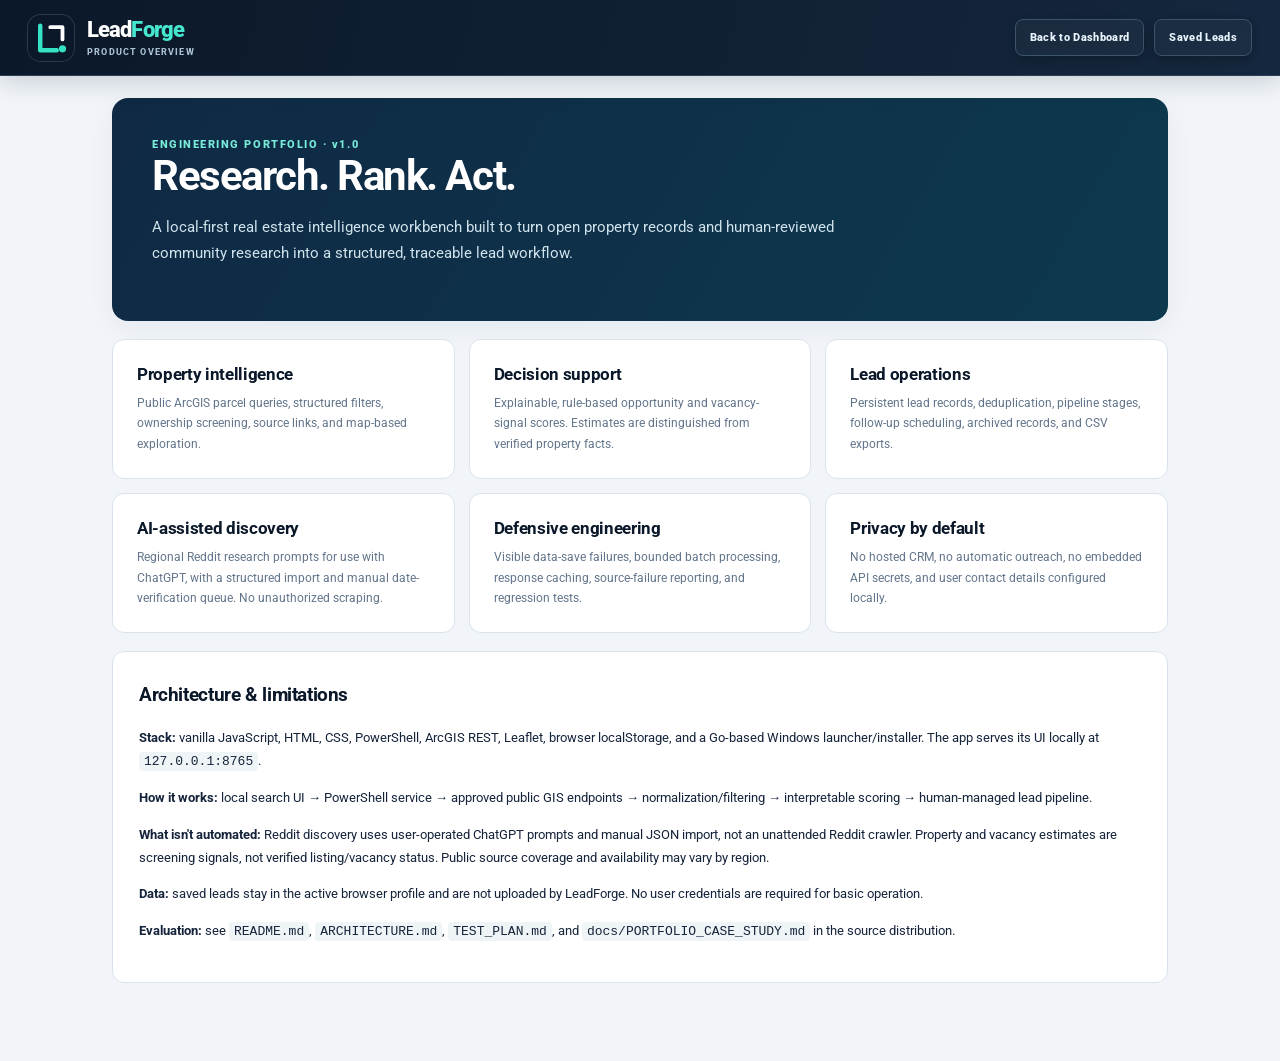
<file: about.html>
<!DOCTYPE html>
<html lang="en"><head><meta charset="UTF-8"/><meta name="viewport" content="width=device-width, initial-scale=1"/><title>LeadForge | Product Overview</title><meta name="description" content="LeadForge architecture, capabilities, and engineering decisions."/><link rel="icon" href="LeadForge.ico"/><link href="https://fonts.googleapis.com/css2?family=Roboto:wght@400;500;700;900&display=swap" rel="stylesheet"/><link rel="stylesheet" href="styles.css"/></head>
<body>
<header class="topbar"><div class="brand-wrap"><img src="leadforge-mark.svg" class="brand-icon" alt="LeadForge icon"/><div><div class="brand">Lead<span class="brand-emphasis">Forge</span></div><div class="tagline">PRODUCT OVERVIEW</div></div></div><div class="header-actions"><a href="index.html" class="btn btn-nav-outline">Back to Dashboard</a><a href="saved.html" class="btn btn-nav-outline">Saved Leads</a></div></header>
<main class="product-overview">
<section class="about-heading"><div class="about-label">ENGINEERING PORTFOLIO · v1.0</div><h1>Research. Rank. Act.</h1><p>A local-first real estate intelligence workbench built to turn open property records and human-reviewed community research into a structured, traceable lead workflow.</p></section>
<section class="about-grid" aria-label="Product capabilities">
<article class="about-card"><h2>Property intelligence</h2><p>Public ArcGIS parcel queries, structured filters, ownership screening, source links, and map-based exploration.</p></article>
<article class="about-card"><h2>Decision support</h2><p>Explainable, rule-based opportunity and vacancy-signal scores. Estimates are distinguished from verified property facts.</p></article>
<article class="about-card"><h2>Lead operations</h2><p>Persistent lead records, deduplication, pipeline stages, follow-up scheduling, archived records, and CSV exports.</p></article>
<article class="about-card"><h2>AI-assisted discovery</h2><p>Regional Reddit research prompts for use with ChatGPT, with a structured import and manual date-verification queue. No unauthorized scraping.</p></article>
<article class="about-card"><h2>Defensive engineering</h2><p>Visible data-save failures, bounded batch processing, response caching, source-failure reporting, and regression tests.</p></article>
<article class="about-card"><h2>Privacy by default</h2><p>No hosted CRM, no automatic outreach, no embedded API secrets, and user contact details configured locally.</p></article>
</section>
<section class="about-detail"><h2>Architecture &amp; limitations</h2><p><strong>Stack:</strong> vanilla JavaScript, HTML, CSS, PowerShell, ArcGIS REST, Leaflet, browser localStorage, and a Go-based Windows launcher/installer. The app serves its UI locally at <code>127.0.0.1:8765</code>.</p><p><strong>How it works:</strong> local search UI → PowerShell service → approved public GIS endpoints → normalization/filtering → interpretable scoring → human-managed lead pipeline.</p><p><strong>What isn't automated:</strong> Reddit discovery uses user-operated ChatGPT prompts and manual JSON import, not an unattended Reddit crawler. Property and vacancy estimates are screening signals, not verified listing/vacancy status. Public source coverage and availability may vary by region.</p><p><strong>Data:</strong> saved leads stay in the active browser profile and are not uploaded by LeadForge. No user credentials are required for basic operation.</p><p><strong>Evaluation:</strong> see <code>README.md</code>, <code>ARCHITECTURE.md</code>, <code>TEST_PLAN.md</code>, and <code>docs/PORTFOLIO_CASE_STUDY.md</code> in the source distribution.</p></section>
</main>
</body></html>
</file>
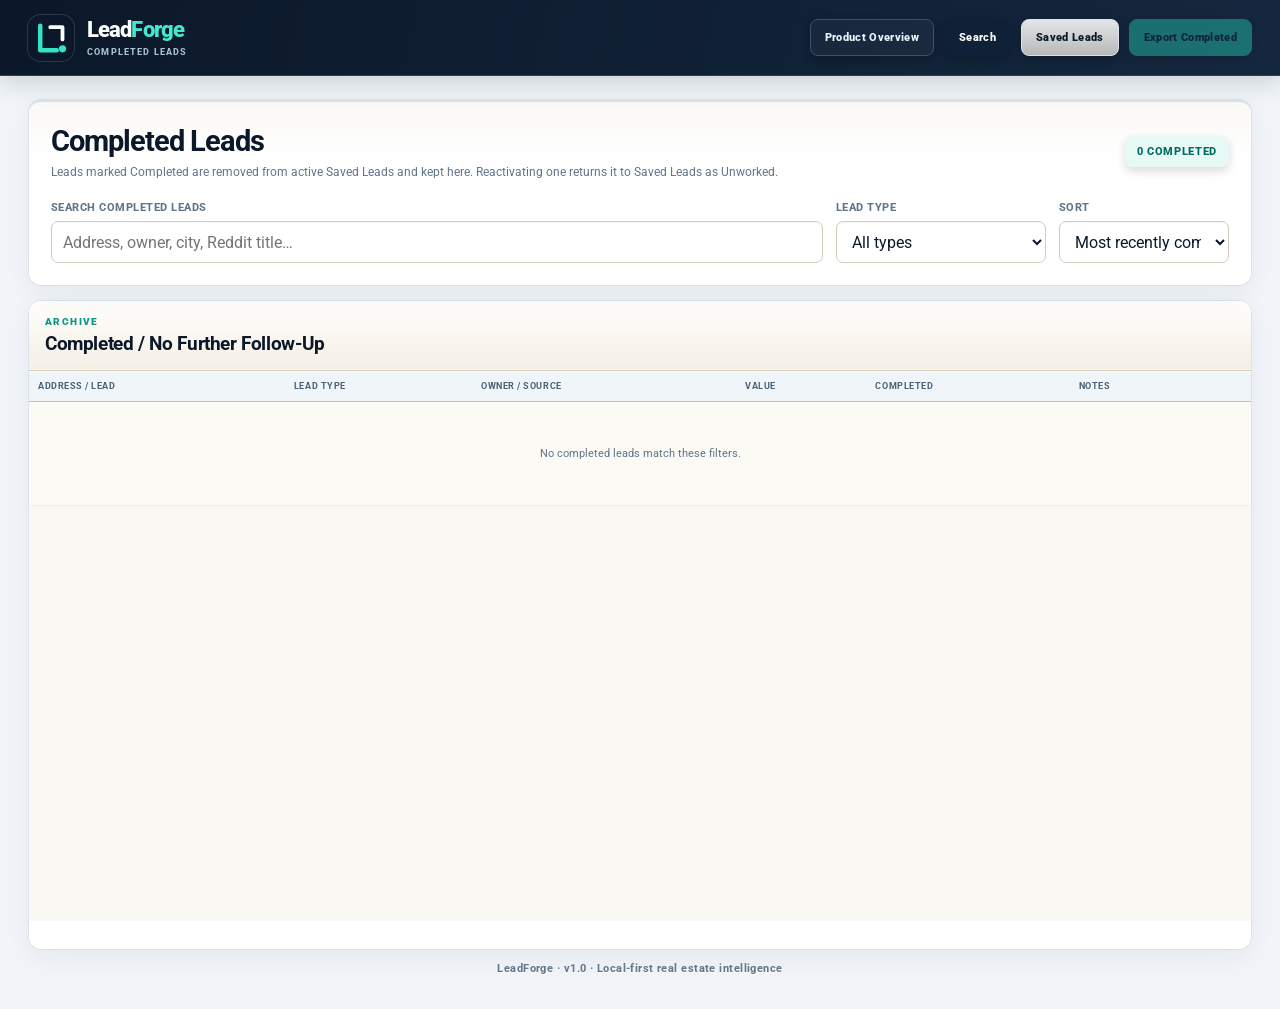
<file: completed.html>
<!DOCTYPE html>
<html lang="en">
<head>
  <meta charset="UTF-8" />
  <meta name="viewport" content="width=device-width, initial-scale=1.0" />
  <title>LeadForge | Completed Leads</title>
  <meta name="description" content="Completed and archived leads in LeadForge." />
  <link rel="preconnect" href="https://fonts.googleapis.com" />
  <link rel="preconnect" href="https://fonts.gstatic.com" crossorigin />
  <link href="https://fonts.googleapis.com/css2?family=Roboto:wght@100..900&display=swap" rel="stylesheet" />
  <link rel="icon" type="image/x-icon" href="LeadForge.ico" />
  <link rel="stylesheet" href="styles.css" />
</head>
<body>
  <header class="topbar">
    <div class="brand-wrap">
      <img src="leadforge-mark.svg" class="brand-icon" alt="LeadForge icon" />
      <div><div class="brand">Lead<span class="brand-emphasis">Forge</span></div><div class="tagline">COMPLETED LEADS</div></div>
    </div>
    <div class="header-actions">
      <a class="btn btn-nav-outline" href="about.html">Product Overview</a>
      <a class="btn btn-dark" href="index.html">Search</a>
      <a class="btn btn-outline" href="saved.html">Saved Leads</a>
      <button id="completedExportBtn" class="btn btn-gold" type="button">Export Completed</button>
    </div>
  </header>

  <main class="app-shell saved-page-shell">
    <section class="search-panel card saved-leads-header">
      <div class="section-heading">
        <div><h1>Completed Leads</h1><p class="saved-page-subtitle">Leads marked Completed are removed from active Saved Leads and kept here. Reactivating one returns it to Saved Leads as Unworked.</p></div>
        <div class="coverage-pill"><span id="completedLeadCount">0</span> COMPLETED</div>
      </div>
      <div class="saved-filter-grid">
        <label><span>Search completed leads</span><input id="completedSearchInput" type="text" placeholder="Address, owner, city, Reddit title…" autocomplete="off" /></label>
        <label><span>Lead type</span><select id="completedTypeFilter"><option value="">All types</option><option>Vacant Lot</option><option>Commercial Property</option><option>Vacant Commercial Building Candidate</option><option>Vacant Commercial Candidate</option><option>Property Search</option><option>Long-Term Owner</option><option>DFW Relocation Post</option><option>BiggerPockets Investor Post</option><option>Facebook Lead</option><option>TheLayoff Community Lead</option><option>Fishbowl Community Lead</option></select></label>
        <label><span>Sort</span><select id="completedSortBy"><option value="newest">Most recently completed</option><option value="address">Address / Title</option><option value="value-desc">Value: High to Low</option></select></label>
      </div>
    </section>

    <section class="results-card card saved-results-card">
      <div class="panel-header"><div><p class="eyebrow">ARCHIVE</p><h2>Completed / No Further Follow-Up</h2></div></div>
      <div class="table-wrap saved-table-wrap">
        <table>
          <thead><tr><th>Address / Lead</th><th>Lead Type</th><th>Owner / Source</th><th>Value</th><th>Completed</th><th>Notes</th><th></th></tr></thead>
          <tbody id="completedResultsBody"><tr class="empty-row"><td colspan="7">No completed leads yet.</td></tr></tbody>
        </table>
      </div>
    </section>
    <footer class="app-footer">LeadForge · v1.0 · Local-first real estate intelligence</footer>
  </main>

  <script src="storage-utils.js"></script>
  <script src="completed.js"></script>
</body>
</html>
</file>
<file: styles.css>
:root {
  --gold: #BEAF87;
  --gold-deep: #A59672;
  --black: #121212;
  --ink: #242424;
  --cream: #F5F1E8;
  --paper: #FBFAF6;
  --white: #FFFFFF;
  --line: #DDD7C8;
  --muted: #716D63;
  --green: #376B52;
  --rust: #8F4C38;
  --amber: #9A6C22;
  --shadow: 0 10px 28px rgba(18,18,18,.08);
}

* { box-sizing: border-box; }
html, body { margin: 0; min-height: 100%; font-family: Roboto, Arial, sans-serif; background: var(--cream); color: var(--ink); }
body { min-width: 1050px; }
button, input, select, textarea { font: inherit; }
button { cursor: pointer; }

.topbar {
  height: 78px; padding: 0 28px; display: flex; align-items: center; justify-content: space-between;
  background: var(--black); color: var(--white); border-bottom: 3px solid var(--gold); position: sticky; top: 0; z-index: 1000;
}
.brand-wrap { display: flex; align-items: center; gap: 13px; }
.brand-mark { width: 44px; height: 44px; border: 2px solid var(--gold); color: var(--gold); display: grid; place-items: center; font-weight: 900; font-size: 22px; letter-spacing: -.04em; }
.brand { font-weight: 900; letter-spacing: .16em; font-size: 17px; }
.tagline { margin-top: 3px; color: var(--gold); letter-spacing: .12em; font-size: 9px; font-weight: 800; }
.header-actions { display: flex; gap: 10px; }

.app-shell { padding: 24px 28px 34px; max-width: 1900px; margin: 0 auto; }
.card { background: var(--paper); border: 1px solid rgba(165,150,114,.35); box-shadow: var(--shadow); }
.search-panel { padding: 24px; }
.section-heading, .panel-header { display: flex; align-items: center; justify-content: space-between; gap: 16px; }
.eyebrow { margin: 0 0 5px; color: var(--gold-deep); font-size: 10px; letter-spacing: .14em; font-weight: 900; }
h1, h2, h3 { margin: 0; color: var(--black); }
h1 { font-size: 29px; letter-spacing: -.035em; }
h2 { font-size: 19px; letter-spacing: -.02em; }
h3 { font-size: 14px; text-transform: uppercase; letter-spacing: .08em; }
.coverage-pill { background: var(--black); color: var(--gold); padding: 9px 12px; font-size: 11px; font-weight: 800; letter-spacing: .06em; }

.search-grid { display: grid; grid-template-columns: 160px 1.5fr 220px 150px 150px 200px; gap: 13px; margin-top: 22px; }
label > span { display: block; margin-bottom: 7px; color: var(--muted); font-weight: 750; font-size: 11px; text-transform: uppercase; letter-spacing: .045em; }
input, select, textarea { width: 100%; color: var(--black); background: var(--white); border: 1px solid var(--line); border-radius: 0; outline: none; }
input, select { height: 42px; padding: 0 11px; }
textarea { padding: 10px 11px; resize: vertical; }
input:focus, select:focus, textarea:focus { border-color: var(--gold-deep); box-shadow: 0 0 0 2px rgba(190,175,135,.2); }
.filter-row { display: grid; grid-template-columns: 1fr 1fr; gap: 11px 28px; margin: 18px 0 0; padding: 14px 0 0; border-top: 1px solid var(--line); }
.checkline { display: flex; gap: 9px; align-items: flex-start; font-size: 12px; color: var(--muted); }
.checkline input { width: 16px; height: 16px; min-width: 16px; margin-top: 1px; accent-color: var(--black); }
.checkline span { display: inline; margin: 0; text-transform: none; letter-spacing: 0; font-weight: 500; font-size: 12px; color: var(--muted); line-height: 1.35; }
.checkline strong { color: var(--black); }
.search-actions { display: flex; align-items: center; gap: 10px; margin-top: 18px; }
.status-text { margin-left: 5px; color: var(--muted); font-size: 12px; max-width: 900px; line-height: 1.35; }
.status-text.error { color: var(--rust); font-weight: 700; }
.status-text.success { color: var(--green); font-weight: 700; }
.data-note { margin-top: 15px; background: rgba(190,175,135,.17); border-left: 3px solid var(--gold); padding: 10px 12px; font-size: 11px; color: var(--muted); line-height: 1.45; }

.btn { border: 1px solid transparent; min-height: 38px; padding: 0 14px; display: inline-flex; align-items: center; justify-content: center; gap: 6px; text-decoration: none; font-size: 11px; font-weight: 850; letter-spacing: .03em; }
.btn-gold { background: var(--gold); color: var(--black); border-color: var(--gold); }
.btn-gold:hover { background: var(--gold-deep); }
.btn-dark { background: var(--black); color: var(--white); border-color: var(--black); }
.btn-dark:hover { background: #292929; }
.btn-outline { color: var(--black); background: transparent; border-color: var(--line); }
.btn-outline:hover { border-color: var(--black); }
.btn-large { min-height: 43px; padding: 0 18px; }
.btn:disabled { opacity: .45; cursor: not-allowed; }

.stats-grid { display: grid; grid-template-columns: repeat(3, 1fr); gap: 14px; margin: 14px 0; }
.stat { padding: 16px 18px; display: flex; align-items: baseline; justify-content: space-between; min-height: 74px; }
.stat span { color: var(--muted); font-size: 11px; font-weight: 700; text-transform: uppercase; letter-spacing: .04em; }
.stat strong { color: var(--black); font-size: 23px; letter-spacing: -.04em; }

.results-card { min-height: 650px; overflow: hidden; }
.panel-header { height: 70px; padding: 13px 16px; border-bottom: 1px solid var(--line); }
.table-tools { display:flex; align-items:center; gap:8px; }
.table-tools select { min-width: 200px; height: 34px; font-size: 11px; }
.btn-compact { min-height:34px; height:34px; padding:0 10px; font-size:10px; }
.table-wrap { height: 580px; overflow: auto; }
table { width: 100%; border-collapse: collapse; font-size: 11px; }
thead th { position: sticky; top: 0; z-index: 2; background: #EEE9DE; color: var(--black); text-align: left; padding: 10px 9px; border-bottom: 1px solid var(--line); white-space: nowrap; font-size: 9px; text-transform: uppercase; letter-spacing: .06em; }
tbody td { padding: 9px; border-bottom: 1px solid #E9E4D9; vertical-align: middle; }
tbody tr { background: var(--paper); transition: background .12s; cursor: pointer; }
tbody tr:hover { background: #F1EBDD; }
tbody tr.selected { background: #EAE0C8; box-shadow: inset 3px 0 0 var(--black); }
.empty-row td { text-align: center; color: var(--muted); padding: 45px; cursor: default; }
.address-main { font-weight: 800; color: var(--black); }
.address-sub { color: var(--muted); font-size: 9px; margin-top: 2px; }
.type-badge, .status-badge, .quality-badge { display: inline-block; padding: 4px 7px; font-size: 9px; font-weight: 850; white-space: nowrap; }
.type-badge.residential { background: #E3EEE8; color: #285641; }
.type-badge.commercial { background: #F0E5DF; color: #74402E; }
.status-badge { background: #E9E6DE; color: #57534B; }
.status-badge.hot { background: #F4DDD5; color: #7B3426; }
.quality-badge.strong { background: #DDEBE3; color: #234F39; }
.quality-badge.likely { background: #EDE6D2; color: #6B5621; }
.quality-badge.review { background: #E9E6DE; color: #57534B; }
.quality-badge.exclude { background: #F1DDD7; color: #7B3426; }
.star-btn { width: 25px; height: 25px; border: 0; background: transparent; font-size: 17px; color: #A9A59C; padding: 0; }
.star-btn.saved { color: var(--gold-deep); }
.phone-missing { color: #9A958A; font-style: italic; }
.phone-found { color: var(--black); font-weight: 750; }

.drawer { position: fixed; inset: 0; z-index: 2500; pointer-events: none; }
.drawer.open { pointer-events: auto; }
.drawer-backdrop { position: absolute; inset: 0; background: rgba(0,0,0,.32); opacity: 0; transition: opacity .18s; }
.drawer.open .drawer-backdrop { opacity: 1; }
.drawer-panel { position: absolute; right: 0; top: 0; bottom: 0; width: 780px; max-width: 72vw; background: var(--paper); box-shadow: -18px 0 40px rgba(0,0,0,.18); transform: translateX(102%); transition: transform .22s ease; overflow: auto; }
.drawer.open .drawer-panel { transform: translateX(0); }
.drawer-header { min-height: 78px; padding: 18px 20px; border-bottom: 1px solid var(--line); background: var(--black); color: var(--white); display: flex; align-items: center; justify-content: space-between; gap: 18px; position: sticky; top: 0; z-index: 500; }
.drawer-header h2 { color: var(--white); font-size: 19px; }
.icon-btn { border: 0; background: transparent; color: var(--white); font-size: 28px; line-height: 1; }
.drawer-content { padding: 18px 20px 30px; }
.detail-actions { display: flex; gap: 8px; flex-wrap: wrap; margin-bottom: 18px; }
.detail-section { border-top: 1px solid var(--line); padding: 17px 0; }
.detail-section h3 { margin-bottom: 12px; }
.detail-section-heading p { margin: 4px 0 12px; color: var(--muted); font-size: 10px; }
#detailMap, #savedDetailMap { height: 330px; width: 100%; background: #E5E1D8; border: 1px solid var(--line); }
.leaflet-container { font-family: Roboto, Arial, sans-serif; }
.candidate-summary { display: flex; align-items: center; gap: 10px; margin-bottom: 12px; padding: 12px; background: #F1EBDD; border-left: 3px solid var(--gold-deep); }
.candidate-summary strong { font-size: 12px; color: var(--black); }
.reason-list { display: grid; gap: 7px; }
.reason { padding: 8px 10px; font-size: 11px; border-left: 3px solid; background: var(--white); }
.reason.good { border-left-color: var(--green); color: #345441; }
.reason.warn { border-left-color: var(--rust); color: #724337; }
.detail-grid { margin: 0; display: grid; grid-template-columns: 1fr 1fr; gap: 12px; }
.detail-grid > div { min-width: 0; }
.detail-grid .wide { grid-column: 1 / -1; }
dt { color: var(--muted); font-size: 9px; text-transform: uppercase; letter-spacing: .06em; font-weight: 800; margin-bottom: 4px; }
dd { margin: 0; color: var(--black); font-size: 12px; font-weight: 680; overflow-wrap: anywhere; }
.form-grid { display: grid; grid-template-columns: 1fr 1fr; gap: 12px; }
.form-grid .wide { grid-column: 1 / -1; }
.save-confirmation { margin-left: 10px; color: var(--green); font-size: 11px; font-weight: 700; }

.loading::after { content: ""; display: inline-block; width: 10px; height: 10px; margin-left: 7px; border: 2px solid var(--gold); border-top-color: transparent; border-radius: 50%; animation: spin .7s linear infinite; vertical-align: -2px; }
@keyframes spin { to { transform: rotate(360deg); } }

@media (max-width: 1300px) {
  .search-grid { grid-template-columns: 150px 1fr 200px 140px 140px; }
  .search-grid label:last-child { grid-column: span 1; }
  .filter-row { grid-template-columns: 1fr; }
}

/* v2.3: owner-first property details */
.owner-priority-section {
  border-top: 0;
  padding-top: 4px;
  margin-bottom: 4px;
}
.owner-priority-section h3 { color: var(--gold-deep); }
.owner-priority-grid {
  background: #F1EBDD;
  border-left: 4px solid var(--gold-deep);
  padding: 14px;
  gap: 10px;
}
.owner-priority-grid dd { font-size: 14px; font-weight: 820; }
.owner-priority-grid dt { color: #6E6555; }

/* v2.3: centered search progress modal */
.search-progress-modal {
  position: fixed;
  inset: 0;
  z-index: 4000;
  display: grid;
  place-items: center;
  background: rgba(18,18,18,.52);
  opacity: 0;
  pointer-events: none;
  transition: opacity .14s ease;
}
.search-progress-modal.open { opacity: 1; pointer-events: auto; }
.search-progress-card {
  width: min(520px, calc(100vw - 48px));
  background: var(--paper);
  border: 1px solid var(--gold-deep);
  box-shadow: 0 28px 80px rgba(0,0,0,.32);
  padding: 26px;
}
.search-progress-card h2 { margin-bottom: 18px; font-size: 23px; }
.search-progress-track {
  height: 14px;
  width: 100%;
  background: #E3DED2;
  border: 1px solid #D3C9B3;
  overflow: hidden;
}
.search-progress-bar {
  width: 0;
  height: 100%;
  background: var(--gold-deep);
  transition: width .25s ease;
}
.search-progress-modal.failed .search-progress-bar { background: var(--rust); }
.search-progress-meta {
  margin-top: 10px;
  display: flex;
  justify-content: space-between;
  align-items: baseline;
  gap: 12px;
}
.search-progress-meta strong { font-size: 18px; color: var(--black); }
.search-progress-meta span { color: var(--muted); font-size: 12px; font-weight: 750; }
.search-progress-step {
  margin-top: 18px;
  font-weight: 850;
  color: var(--black);
  font-size: 13px;
}
.search-progress-elapsed { margin-top: 4px; color: var(--muted); font-size: 11px; }
.search-progress-note {
  margin: 16px 0 0;
  padding-top: 12px;
  border-top: 1px solid var(--line);
  color: var(--muted);
  font-size: 10px;
  line-height: 1.4;
}


/* v2.5: compact property-map mode switch */
.map-mode-toggle {
  display: flex;
  overflow: hidden;
  border: 1px solid rgba(18,18,18,.28) !important;
  border-radius: 4px;
  background: rgba(255,255,255,.94);
  box-shadow: 0 1px 4px rgba(0,0,0,.16);
}
.map-mode-toggle .map-mode-btn {
  appearance: none;
  border: 0;
  border-right: 1px solid rgba(18,18,18,.18);
  background: transparent;
  color: #2B2926;
  min-width: 38px;
  height: 23px;
  padding: 0 6px;
  font: 700 9px/23px Roboto, Arial, sans-serif;
  cursor: pointer;
}
.map-mode-toggle .map-mode-btn:last-child { border-right: 0; }
.map-mode-toggle .map-mode-btn:hover { background: #F1EBDD; }
.map-mode-toggle .map-mode-btn.active { background: var(--black); color: var(--white); }

/* v2.5: individual-owner lookup action */
.owner-search-btn {
  display: block;
  width: fit-content;
  margin-top: 7px;
  padding: 4px 7px;
  border: 1px solid #B5A27A;
  border-radius: 3px;
  background: rgba(255,255,255,.72);
  color: #4D4434;
  font-size: 9px;
  line-height: 1.2;
  font-weight: 800;
  text-decoration: none;
}
.owner-search-btn:hover { background: var(--white); border-color: var(--gold-deep); color: var(--black); }
.owner-search-btn[hidden] { display: none !important; }


/* v2.6: manual whole-street exclusions */
.street-exclude-inline {
  margin-top: 5px;
  padding: 0;
  border: 0;
  background: transparent;
  color: #7A5A43;
  font-size: 9px;
  font-weight: 800;
  text-decoration: underline;
  text-underline-offset: 2px;
  cursor: pointer;
}
.street-exclude-inline:hover { color: #2B2926; }
.street-exclude-detail { border-color: #B99D85; color: #654C3D; }
.simple-modal {
  position: fixed;
  inset: 0;
  z-index: 3900;
  display: grid;
  place-items: center;
  opacity: 0;
  pointer-events: none;
  transition: opacity .14s ease;
}
.simple-modal.open { opacity: 1; pointer-events: auto; }
.simple-modal-backdrop { position:absolute; inset:0; background:rgba(18,18,18,.5); }
.simple-modal-card {
  position: relative;
  width: min(620px, calc(100vw - 40px));
  max-height: min(72vh, 720px);
  overflow: auto;
  background: var(--paper);
  border: 1px solid var(--gold-deep);
  box-shadow: 0 26px 70px rgba(0,0,0,.3);
  padding: 20px;
}
.simple-modal-header { display:flex; align-items:flex-start; justify-content:space-between; gap:14px; border-bottom:1px solid var(--line); padding-bottom:12px; }
.simple-modal-header h2 { font-size:20px; }
.simple-modal-close { border:0; background:transparent; font-size:27px; line-height:1; color:var(--black); cursor:pointer; }
.simple-modal-help { margin:12px 0; color:var(--muted); font-size:11px; }
.excluded-streets-list { display:grid; gap:8px; }
.excluded-street-row { display:flex; justify-content:space-between; align-items:center; gap:12px; padding:10px 11px; border:1px solid var(--line); background:#F8F4EA; }
.excluded-street-name { font-weight:850; font-size:12px; }
.excluded-street-scope { margin-top:2px; color:var(--muted); font-size:9px; }
.excluded-street-empty { padding:24px 10px; text-align:center; color:var(--muted); font-size:11px; border:1px dashed var(--line); }
.restore-street-btn { min-height:30px; padding:0 10px; font-size:9px; }
.simple-modal-footer { display:flex; justify-content:flex-end; gap:8px; margin-top:15px; padding-top:13px; border-top:1px solid var(--line); }


/* v2.7: saved leads page */
.saved-page-subtitle { margin: 7px 0 0; color: var(--muted); font-size: 12px; }
.saved-filter-grid { display:grid; grid-template-columns: minmax(340px,1.8fr) 220px 180px; gap:13px; margin-top:22px; }
.saved-results-card { margin-top:14px; }
.saved-table-wrap { height: calc(100vh - 350px); min-height: 460px; }
.saved-remove-inline { border:0; background:transparent; color:#7A4D3C; font-size:9px; font-weight:850; text-decoration:underline; text-underline-offset:2px; cursor:pointer; }
.saved-remove-inline:hover { color:var(--black); }
.legacy-map-message { height:100%; display:grid; place-items:center; padding:28px; text-align:center; color:var(--muted); font-size:11px; line-height:1.5; background:#F1EBDD; }
@media (max-width: 1300px) { .saved-filter-grid { grid-template-columns: 1fr 210px 170px; } }


/* v2.8: streamlined results UI */
.stats-grid-single { grid-template-columns: minmax(220px, 1fr); max-width: 360px; }
.sort-control { display: block; min-width: 200px; }
.sort-control > span { margin-bottom: 4px; font-size: 9px; }
.sort-control select { min-width: 200px; }
.app-footer {
  margin-top: 12px;
  text-align: right;
  color: var(--muted);
  font-size: 10px;
  font-weight: 750;
  letter-spacing: .04em;
}

/* Workspaces and long-term owner/commercial search */
.workspace-tabs {
  display: flex;
  gap: 6px;
  margin-bottom: 10px;
  border-bottom: 1px solid rgba(165,150,114,.55);
}
.workspace-tab {
  min-height: 42px;
  padding: 0 18px;
  border: 1px solid var(--line);
  border-bottom: 0;
  background: #E9E3D6;
  color: var(--muted);
  font-size: 11px;
  font-weight: 850;
  letter-spacing: .03em;
}
.workspace-tab:hover { color: var(--black); background: #F2EDE3; }
.workspace-tab.active { background: var(--black); color: var(--gold); border-color: var(--black); }
.workspace-panel[hidden] { display: none !important; }

/* Dead Kansas is used when installed on the computer; Impact is the rugged fallback. */
.dead-kansas-heading {
  font-family: "Dead Kansas", Impact, Haettenschweiler, "Arial Narrow Bold", sans-serif;
  font-weight: 400;
  letter-spacing: .015em;
}

.workspace-subtitle { margin: 7px 0 0; color: var(--muted); font-size: 12px; }
.owner-search-grid {
  display: grid;
  grid-template-columns: minmax(210px,1.3fr) 180px 230px 210px;
  gap: 13px;
  margin-top: 22px;
}
.compact-note { margin-bottom: 0; }
.occupancy-badge {
  display: inline-block;
  padding: 4px 7px;
  font-size: 9px;
  font-weight: 850;
  white-space: nowrap;
}
.occupancy-badge.yes { background:#DDEBE3; color:#234F39; }
.occupancy-badge.no { background:#E9E6DE; color:#57534B; }

@media (max-width: 1300px) {
  .owner-search-grid { grid-template-columns: 1fr 170px 210px 190px; }
}

/* v3.1: three-workspace layout */
.commercial-search-grid {
  display: grid;
  grid-template-columns: 170px minmax(260px,1.4fr) 220px 210px;
  gap: 13px;
  margin-top: 22px;
}
.owner-search-grid-v31 {
  grid-template-columns: 160px minmax(240px,1.25fr) 170px 220px 190px;
}
@media (max-width: 1300px) {
  .commercial-search-grid { grid-template-columns: 160px 1fr 200px 190px; }
  .owner-search-grid-v31 { grid-template-columns: 150px 1fr 160px 200px 180px; }
}

/* v3.3: commercial owner exclusion + map search */
.sale-badge { display:inline-block; min-width:34px; padding:4px 7px; text-align:center; font-size:9px; font-weight:850; }
.sale-badge.yes { background:#DDEBE3; color:#234F39; }
.sale-badge.no { background:#E9E6DE; color:#57534B; }
.exclude-owner-inline {
  display:block;
  margin-top:4px;
  padding:0;
  border:0;
  background:transparent;
  color:#7A5A43;
  font-size:9px;
  font-weight:800;
  text-decoration:underline;
  text-underline-offset:2px;
  cursor:pointer;
}
.exclude-owner-inline:hover { color:var(--black); }

.map-search-modal {
  position:fixed;
  inset:0;
  z-index:5200;
  display:none;
  background:rgba(18,18,18,.68);
  padding:24px;
}
.map-search-modal.open { display:block; }
.map-search-shell {
  width:min(1420px,100%);
  height:calc(100vh - 48px);
  margin:0 auto;
  background:var(--paper);
  border:1px solid var(--gold-deep);
  box-shadow:0 28px 90px rgba(0,0,0,.38);
  display:grid;
  grid-template-rows:auto minmax(0,1fr) auto;
}
.map-search-header {
  min-height:74px;
  padding:15px 18px;
  background:var(--black);
  color:var(--white);
  display:flex;
  align-items:center;
  justify-content:space-between;
  gap:18px;
}
.map-search-header h2 { color:var(--white); font-size:21px; }
.map-search-map { width:100%; min-height:420px; background:#D9D4C8; cursor:crosshair; }
.map-search-footer {
  min-height:68px;
  padding:12px 16px;
  border-top:1px solid var(--line);
  display:flex;
  align-items:center;
  justify-content:space-between;
  gap:18px;
}
.map-search-hint { color:var(--muted); font-size:11px; font-weight:700; }
.map-search-actions { display:flex; gap:8px; flex-wrap:wrap; justify-content:flex-end; }

@media (max-width: 900px) {
  .map-search-modal { padding:8px; }
  .map-search-shell { height:calc(100vh - 16px); }
  .map-search-footer { align-items:flex-start; flex-direction:column; }
}
#commercialWorkspace table { min-width: 1180px; }
#ownerWorkspace table { min-width: 980px; }

.map-search-map-wrap { position:relative; }
.map-search-basemap-toggle { position:absolute; z-index:1000; top:10px; right:10px; display:flex; gap:2px; padding:3px; background:rgba(255,255,255,.94); border:1px solid rgba(0,0,0,.16); box-shadow:0 1px 4px rgba(0,0,0,.18); }
.map-search-basemap-btn { border:0; background:transparent; padding:5px 9px; font:800 10px/1 Roboto,Arial,sans-serif; color:#3d3932; cursor:pointer; }
.map-search-basemap-btn.active { background:#24221f; color:#fff; }
.sale-badge.unknown { background:#F4E9BF; color:#66510D; }

/* v3.4: ChatGPT-assisted DFW Reddit relocation search */
.reddit-search-grid {
  display:grid;
  grid-template-columns: 190px 260px minmax(320px,1fr);
  gap:13px;
  margin-top:22px;
}
.reddit-search-grid input[readonly] { background:#F0ECE2; color:#5F5A51; font-weight:700; }
.reddit-import-card { margin-top:14px; padding:18px; }
.reddit-import-header { min-height:auto; height:auto; padding:0 0 12px; border-bottom:0; }
.reddit-import-help { margin:0 0 10px; color:var(--muted); font-size:11px; line-height:1.45; max-width:1100px; }
.reddit-import-text { min-height:150px; font-family:Consolas,"Courier New",monospace; font-size:11px; line-height:1.45; }
.reddit-prompt-preview { margin-top:10px; border-top:1px solid var(--line); padding-top:10px; color:var(--muted); }
.reddit-prompt-preview summary { cursor:pointer; font-size:10px; font-weight:800; text-transform:uppercase; letter-spacing:.05em; }
.reddit-prompt-preview pre { white-space:pre-wrap; word-break:break-word; max-height:320px; overflow:auto; padding:12px; background:#F0ECE2; border:1px solid var(--line); color:#39362F; font:11px/1.45 Consolas,"Courier New",monospace; }
.reddit-snippet { margin-top:4px; color:var(--muted); font-size:9px; line-height:1.35; max-width:620px; }
.reddit-age-badge { display:inline-block; min-width:40px; padding:4px 7px; text-align:center; background:#EDE6D2; color:#66531E; font-size:9px; font-weight:850; }
.reddit-open-link { white-space:nowrap; }
#redditWorkspace .table-wrap { height:560px; }
#redditWorkspace tbody tr { cursor:default; }

@media (max-width:1300px) {
  .reddit-search-grid { grid-template-columns:170px 230px 1fr; }
  .workspace-tab { padding:0 12px; }
}

/* v3.6: streamlined relocation leads workflow */
.reddit-compact-search .search-actions { margin-top: 18px; }
.reddit-row-actions { display:flex; align-items:center; gap:5px; white-space:nowrap; }
.reddit-dm-card { width:min(680px, calc(100vw - 40px)); }
.reddit-dm-text { width:100%; min-height:180px; resize:vertical; margin-top:12px; font-family:Roboto,Arial,sans-serif; font-size:12px; line-height:1.55; }
#redditWorkspace table { min-width:1180px; }
#redditWorkspace td:last-child { width:190px; }

/* Shared detail and results visual styles */
:root {
  --shadow: 0 14px 34px rgba(18,18,18,.10), 0 2px 5px rgba(18,18,18,.05);
  --shadow-raised: 0 18px 44px rgba(18,18,18,.14), 0 4px 10px rgba(18,18,18,.07);
  --shadow-control: 0 3px 8px rgba(18,18,18,.10), inset 0 1px 0 rgba(255,255,255,.55);
}

html, body {
  background:
    radial-gradient(circle at 18% 0%, rgba(190,175,135,.16), transparent 31rem),
    linear-gradient(180deg, #F7F3EA 0%, var(--cream) 26%, #EFE9DC 100%);
  background-attachment: fixed;
}

.topbar {
  background: linear-gradient(180deg, #1D1D1D 0%, var(--black) 72%, #0A0A0A 100%);
  border-bottom-color: var(--gold);
  box-shadow: 0 7px 24px rgba(0,0,0,.24);
}
.brand-mark {
  background: linear-gradient(145deg, rgba(190,175,135,.11), rgba(190,175,135,.02));
  box-shadow: inset 0 0 0 1px rgba(255,255,255,.035), 0 4px 13px rgba(0,0,0,.28);
}
.header-actions .btn { box-shadow: 0 3px 10px rgba(0,0,0,.24); }

.card {
  background: linear-gradient(180deg, #FFFEFB 0%, var(--paper) 100%);
  border-color: rgba(165,150,114,.48);
  border-radius: 7px;
  box-shadow: var(--shadow);
}
.search-panel {
  position: relative;
  overflow: hidden;
  border-top: 3px solid var(--gold);
}
.search-panel::before {
  content: "";
  position: absolute;
  inset: 0 0 auto 0;
  height: 58px;
  pointer-events: none;
  background: linear-gradient(180deg, rgba(190,175,135,.08), transparent);
}
.search-panel > * { position: relative; }

.workspace-tabs {
  gap: 7px;
  border-bottom-color: rgba(165,150,114,.62);
  padding-left: 3px;
}
.workspace-tab {
  position: relative;
  background: linear-gradient(180deg, #F1EBDD 0%, #E5DDCF 100%);
  border-color: rgba(165,150,114,.50);
  border-radius: 6px 6px 0 0;
  box-shadow: inset 0 1px 0 rgba(255,255,255,.7), 0 -1px 0 rgba(255,255,255,.25), 0 3px 7px rgba(18,18,18,.06);
  transition: background .15s ease, box-shadow .15s ease, color .15s ease, transform .15s ease;
}
.workspace-tab:hover {
  background: linear-gradient(180deg, #F8F4EA 0%, #ECE5D8 100%);
  box-shadow: 0 4px 10px rgba(18,18,18,.10);
}
.workspace-tab.active {
  background: linear-gradient(180deg, #242424 0%, var(--black) 100%);
  box-shadow: inset 0 1px 0 rgba(255,255,255,.07), 0 5px 13px rgba(18,18,18,.18);
}
.workspace-tab.active::after {
  content: "";
  position: absolute;
  left: 16px; right: 16px; bottom: -1px;
  height: 2px;
  background: var(--gold);
}

input, select, textarea {
  border-color: #D4CCBC;
  border-radius: 5px;
  background: linear-gradient(180deg, #FFFFFF 0%, #FCFAF5 100%);
  box-shadow: inset 0 1px 2px rgba(18,18,18,.045), 0 1px 0 rgba(255,255,255,.8);
  transition: border-color .14s ease, box-shadow .14s ease, background .14s ease;
}
input:hover, select:hover, textarea:hover { border-color: #BFB39B; }
input:focus, select:focus, textarea:focus {
  background: #FFFFFF;
  box-shadow: 0 0 0 3px rgba(190,175,135,.18), 0 3px 9px rgba(18,18,18,.07);
}

.btn {
  border-radius: 5px;
  box-shadow: var(--shadow-control);
  transition: transform .12s ease, box-shadow .12s ease, background .12s ease, border-color .12s ease;
}
.btn:hover:not(:disabled) {
  transform: translateY(-1px);
  box-shadow: 0 6px 13px rgba(18,18,18,.14), inset 0 1px 0 rgba(255,255,255,.25);
}
.btn:active:not(:disabled) {
  transform: translateY(0);
  box-shadow: inset 0 2px 4px rgba(0,0,0,.13), 0 1px 3px rgba(18,18,18,.08);
}
.btn-gold {
  background: linear-gradient(180deg, #CABB95 0%, var(--gold) 56%, #AE9E79 100%);
  border-color: #A89770;
}
.btn-gold:hover { background: linear-gradient(180deg, #D0C29E 0%, #BCAA82 100%); }
.btn-dark { background: linear-gradient(180deg, #292929 0%, var(--black) 100%); }
.btn-outline { background: linear-gradient(180deg, rgba(255,255,255,.88), rgba(247,243,234,.72)); }
.btn-outline:hover { background: #FFFFFF; }

.stats-grid { perspective: 900px; }
.stat {
  background: linear-gradient(145deg, #FFFEFB 0%, #F4EFE4 100%);
  border-top: 2px solid rgba(190,175,135,.65);
  box-shadow: 0 10px 24px rgba(18,18,18,.08), inset 0 1px 0 rgba(255,255,255,.9);
}
.stat strong { text-shadow: 0 1px 0 rgba(255,255,255,.7); }

.results-card {
  border-radius: 7px;
  box-shadow: var(--shadow-raised);
}
.panel-header {
  background: linear-gradient(180deg, #FFFEFC 0%, #F4EFE5 100%);
  border-bottom-color: #D3CABA;
  box-shadow: inset 0 -1px 0 rgba(255,255,255,.65);
}
.table-wrap {
  background: #FAF8F2;
  scrollbar-color: #B8AA8B #EFE9DE;
}
thead th {
  background: linear-gradient(180deg, #F4EFE4 0%, #E8E0D2 100%);
  border-bottom-color: #CABEA8;
  box-shadow: inset 0 1px 0 rgba(255,255,255,.8), 0 2px 5px rgba(18,18,18,.05);
}
tbody tr {
  background: rgba(251,250,246,.95);
  transition: background .12s ease, box-shadow .12s ease, transform .12s ease;
}
tbody tr:nth-child(even) { background: rgba(247,244,237,.95); }
tbody tr:hover {
  background: #F3ECDD;
  box-shadow: inset 3px 0 0 var(--gold), 0 2px 8px rgba(18,18,18,.06);
}
tbody tr.selected {
  background: linear-gradient(90deg, #E8DCC0 0%, #F1E8D5 100%);
  box-shadow: inset 4px 0 0 var(--black), inset 0 1px 0 rgba(255,255,255,.5);
}
.type-badge, .status-badge, .quality-badge, .sale-badge, .occupancy-badge, .reddit-age-badge {
  border-radius: 999px;
  box-shadow: inset 0 1px 0 rgba(255,255,255,.55), 0 1px 3px rgba(18,18,18,.07);
}

.drawer-backdrop { background: rgba(0,0,0,.42); backdrop-filter: blur(1px); }
.drawer-panel {
  background: linear-gradient(180deg, #FCFAF5 0%, var(--paper) 100%);
  box-shadow: -24px 0 60px rgba(0,0,0,.27), -3px 0 12px rgba(0,0,0,.10);
  border-left: 1px solid rgba(190,175,135,.55);
}
.drawer-header {
  background: linear-gradient(180deg, #242424 0%, var(--black) 100%);
  border-bottom: 2px solid var(--gold);
  box-shadow: 0 5px 16px rgba(0,0,0,.18);
}
.detail-section {
  margin-top: 5px;
  padding: 17px 14px;
  border: 1px solid rgba(165,150,114,.30);
  border-radius: 6px;
  background: linear-gradient(180deg, rgba(255,255,255,.82), rgba(246,242,233,.78));
  box-shadow: 0 5px 14px rgba(18,18,18,.045), inset 0 1px 0 rgba(255,255,255,.8);
}
.owner-priority-section {
  background: linear-gradient(145deg, #F3EBD9 0%, #EDE2CA 100%);
  border-color: rgba(165,150,114,.52);
  box-shadow: 0 8px 20px rgba(18,18,18,.07), inset 0 1px 0 rgba(255,255,255,.72);
}
.owner-priority-grid {
  border-radius: 5px;
  box-shadow: inset 0 1px 2px rgba(18,18,18,.055);
}
#detailMap, #savedDetailMap {
  border-radius: 6px;
  border-color: #C8BDA8;
  box-shadow: 0 8px 18px rgba(18,18,18,.12);
  overflow: hidden;
}

.simple-modal-backdrop { background: rgba(18,18,18,.58); backdrop-filter: blur(2px); }
.simple-modal-card, .search-progress-card {
  border-radius: 8px;
  background: linear-gradient(180deg, #FFFDF9 0%, #F7F3EA 100%);
  box-shadow: 0 30px 85px rgba(0,0,0,.34), 0 0 0 1px rgba(255,255,255,.25) inset;
}
.simple-modal-header { background: linear-gradient(180deg, rgba(190,175,135,.08), transparent); }
.excluded-street-row {
  border-radius: 5px;
  background: linear-gradient(180deg, #FCF8EF 0%, #F2EBDC 100%);
  box-shadow: 0 3px 8px rgba(18,18,18,.045);
}

.map-search-shell {
  border-radius: 8px;
  overflow: hidden;
  box-shadow: 0 32px 95px rgba(0,0,0,.42);
}
.map-search-header { background: linear-gradient(180deg, #252525 0%, #111 100%); border-bottom: 2px solid var(--gold); }
.map-search-footer { background: linear-gradient(180deg, #FFFEFB, #F4EFE5); }
.map-search-basemap-toggle, .map-mode-toggle {
  border-radius: 6px !important;
  box-shadow: 0 5px 14px rgba(0,0,0,.18);
}

.reddit-import-card {
  border-top: 3px solid var(--gold);
  background: linear-gradient(180deg, #FFFEFA 0%, #F5F0E5 100%);
}
.reddit-prompt-preview pre {
  border-radius: 5px;
  background: linear-gradient(180deg, #F5F1E8 0%, #EDE7DB 100%);
  box-shadow: inset 0 1px 4px rgba(18,18,18,.05);
}
.reddit-dm-text { box-shadow: inset 0 2px 5px rgba(18,18,18,.055); }

.coverage-pill {
  border-radius: 999px;
  background: linear-gradient(180deg, #2A2A2A 0%, var(--black) 100%);
  box-shadow: 0 4px 10px rgba(18,18,18,.15), inset 0 1px 0 rgba(255,255,255,.06);
}
.app-footer { text-shadow: 0 1px 0 rgba(255,255,255,.65); }

.star-btn { transition: transform .12s ease, color .12s ease; }
.star-btn:hover { transform: scale(1.12); }
.owner-search-btn, .street-exclude-inline, .exclude-owner-inline, .saved-remove-inline { transition: color .12s ease, background .12s ease, border-color .12s ease; }

/* v3.9 opportunity scoring, next action, and vacant commercial */
.vacant-commercial-filter-grid{display:grid;grid-template-columns:repeat(5,minmax(160px,1fr));gap:14px;margin-top:18px}.vacant-commercial-filter-grid label{display:flex;flex-direction:column;gap:7px}.vacant-commercial-filter-grid label>span{font-size:11px;font-weight:800;letter-spacing:.08em;text-transform:uppercase;color:#6d6655}.opportunity-score{display:inline-flex;align-items:baseline;gap:5px;padding:5px 8px;border-radius:8px;background:#eee9dc;border:1px solid rgba(0,0,0,.08)}.opportunity-score strong{font-size:18px}.opportunity-score span{font-size:11px;font-weight:800;text-transform:uppercase}.opportunity-score.hot{background:#f4e0dc}.opportunity-score.warm{background:#f4ecd4}.opportunity-score.cold{background:#ececec}.next-action-badge{display:inline-block;padding:5px 8px;border-radius:7px;background:#161616;color:#fff;font-size:11px;font-weight:800;white-space:nowrap}.next-action-badge.send-dm,.next-action-badge.send-email,.next-action-badge.call-now{background:#7c6231}.next-action-badge.skip{background:#777}.action-reason{margin-top:5px;max-width:260px;font-size:11px;line-height:1.35;color:#6f6a60}.vacancy-score{display:flex;align-items:baseline;gap:3px}.vacancy-score strong{font-size:22px}.vacancy-score span{font-size:11px;color:#777}.table-wrap table{min-width:max-content}.table-wrap th,.table-wrap td{vertical-align:top}
@media(max-width:1250px){.vacant-commercial-filter-grid{grid-template-columns:repeat(3,minmax(160px,1fr))}}@media(max-width:780px){.vacant-commercial-filter-grid{grid-template-columns:1fr}}

/* v4.0 pipeline, smart follow-up, property search */
.followup-dashboard { margin: 18px 0; padding: 18px; }
.followup-dashboard-head { display:flex; align-items:center; justify-content:space-between; gap:16px; margin-bottom:14px; }
.followup-dashboard-head h2 { margin:2px 0 0; font-size:1.25rem; }
.followup-dashboard-grid { display:grid; grid-template-columns:repeat(3,minmax(0,1fr)); gap:12px; }
.followup-bucket { border:1px solid var(--border, #d7cfbd); border-radius:12px; padding:12px; background:rgba(255,255,255,.72); min-height:88px; }
.followup-bucket.overdue { border-width:2px; }
.followup-bucket-title { display:flex; align-items:center; justify-content:space-between; gap:10px; font-size:.86rem; font-weight:800; text-transform:uppercase; letter-spacing:.04em; }
.followup-bucket-title strong { font-size:1.2rem; }
.followup-list { margin-top:8px; display:grid; gap:6px; }
.followup-item { display:flex; align-items:center; justify-content:space-between; gap:8px; border:0; width:100%; padding:7px 8px; border-radius:8px; background:rgba(0,0,0,.045); text-align:left; cursor:pointer; font:inherit; }
.followup-item:hover { background:rgba(0,0,0,.08); }
.followup-item-main { min-width:0; }
.followup-item-name { font-weight:700; overflow:hidden; text-overflow:ellipsis; white-space:nowrap; display:block; }
.followup-item-meta { font-size:.75rem; opacity:.72; display:block; margin-top:2px; }
.followup-empty { font-size:.82rem; opacity:.62; }
.pipeline-cell { min-width:145px; }
.pipeline-row { display:flex; align-items:center; gap:6px; flex-wrap:wrap; }
.pipeline-select { min-width:118px; max-width:145px; padding:7px 8px; border-radius:8px; border:1px solid #cfc4aa; background:#fff; font:inherit; font-size:.82rem; }
.pipeline-followup-btn { border:1px solid #b6aa8e; background:#fff; border-radius:8px; padding:7px 8px; cursor:pointer; font:inherit; font-size:.76rem; white-space:nowrap; }
.pipeline-followup-btn.due { font-weight:800; }
.pipeline-followup-btn.overdue { border-width:2px; }
.pipeline-date { font-size:.72rem; opacity:.72; margin-top:4px; }
.workflow-card { max-width:650px; }
.workflow-grid { display:grid; grid-template-columns:1fr 1fr; gap:14px; margin:14px 0; }
.workflow-grid label { display:grid; gap:6px; font-weight:700; font-size:.86rem; }
.workflow-grid select,.workflow-grid input { width:100%; padding:11px 12px; border-radius:9px; border:1px solid #cfc4aa; background:#fff; font:inherit; }
.quick-followups { display:flex; flex-wrap:wrap; gap:8px; margin:4px 0 16px; }
.quick-followups button { border:1px solid #c9b98f; background:#f8f4e8; border-radius:999px; padding:8px 11px; font:inherit; font-size:.8rem; cursor:pointer; }
.quick-followups button:hover { transform:translateY(-1px); }
.property-search-grid { display:grid; grid-template-columns:minmax(0,1fr); gap:14px; max-width:850px; }
.property-search-grid input { width:100%; }
.lead-quality-score { display:inline-flex; align-items:baseline; gap:3px; font-weight:800; }
.lead-quality-score strong { font-size:1.08rem; }
.lead-quality-reason { font-size:.76rem; opacity:.76; max-width:260px; margin-top:3px; line-height:1.25; }
.reddit-row-actions { display:flex; gap:6px; flex-wrap:wrap; }
@media (max-width:900px){ .followup-dashboard-grid{grid-template-columns:1fr;} .workflow-grid{grid-template-columns:1fr;} }

/* v4.2 performance and compact workflow controls */
.pipeline-cell-compact{min-width:0;display:flex;align-items:center;gap:6px;flex-wrap:wrap}.pipeline-stage-btn{border:1px solid #b9aa85;background:#f6f0df;border-radius:999px;padding:6px 9px;font:inherit;font-size:.74rem;font-weight:800;cursor:pointer;white-space:nowrap}.pipeline-stage-btn:hover{transform:translateY(-1px);background:#efe3c4}.pipeline-cell-compact .pipeline-followup-btn{padding:6px 8px}.pipeline-cell-compact .pipeline-date{flex-basis:100%;margin:0;font-size:.68rem}.reddit-pipeline-compact{margin-top:6px}.reddit-pipeline-compact .pipeline-cell{display:inline-flex}.load-more-row td{text-align:center!important;padding:14px!important;background:rgba(255,255,255,.55)}.load-more-results{min-width:210px}.load-more-results span{opacity:.68;margin-left:5px;font-size:.78rem}

/* v4.3: Relocation import is placed above the leads table and collapses after import. */
.reddit-import-card { margin-top:14px; margin-bottom:14px; }
.reddit-import-actions { display:flex; gap:12px; justify-content:flex-end; margin-top:12px; }
.reddit-import-feedback { padding:10px 12px; border:1px solid #d3c5a8; border-radius:7px; background:#fff8e8; color:#514426; font-size:12px; line-height:1.45; white-space:pre-line; }
.reddit-import-collapsed { display:flex; align-items:center; justify-content:space-between; flex-wrap:wrap; gap:12px; margin:14px 0; padding:14px 18px; border-top:3px solid var(--gold); }
.reddit-import-collapsed .eyebrow { margin:0 0 5px; }
.reddit-import-collapsed strong { font-size:13px; }
/* Hidden must win over component display:flex when the panel changes states. */
.reddit-import-card[hidden],.reddit-import-collapsed[hidden]{display:none !important;}


/* v4.9 Reddit-only Lead Machine */
.community-intro{color:var(--muted);font-size:12px;margin:10px 0 0;line-height:1.5}
.community-hub-card{margin-bottom:18px}.community-source-tabs{display:flex;gap:10px;flex-wrap:wrap;margin-top:14px}.community-source-tab{border:1px solid rgba(25,25,25,.2);background:#fff;color:#1a1a1a;border-radius:12px;padding:10px 16px;font-weight:700;box-shadow:0 3px 10px rgba(0,0,0,.06)}.community-source-tab.active{background:#1e1e1e;color:#fff;border-color:#1e1e1e;box-shadow:0 5px 14px rgba(0,0,0,.18)}.community-source-panel[hidden]{display:none!important}

/* Source badges are retained so historical Saved/Completed leads remain identifiable. */
.source-title-line{display:flex;align-items:flex-start;gap:8px;flex-wrap:wrap}.source-badge{display:inline-flex;align-items:center;justify-content:center;min-height:22px;padding:3px 8px;border-radius:999px;background:#1f1f1f;color:#fff;font-size:11px;font-weight:800;letter-spacing:.04em;white-space:nowrap;line-height:1}.source-facebook{background:#1877f2}.source-reddit{background:#ff4500}.source-biggerpockets{background:#256a52}.pipeline-mini{display:inline-block;padding:5px 8px;border-radius:999px;background:#f0ece3;font-size:12px;font-weight:700}.error-text{color:#9f3930!important}


/* Lead Machine regional coverage, non-destructive review and archive views */
.reddit-region-controls { display:grid;gap:8px;margin:12px 0 15px;max-width:740px }
.reddit-region-controls label {font-size:13px;color:var(--ink,#1f1b13)}
.reddit-region-controls select {width:100%;min-height:42px;padding:9px 12px;border-radius:8px;border:1px solid #bca87c;background:#fff;color:#241d13}
.reddit-region-controls p,.reddit-coverage-disclaimer {font-size:12px;line-height:1.5;color:#746b5e;margin:4px 0 9px}
.reddit-coverage-card {margin:16px 0}
.reddit-coverage-grid {display:grid;grid-template-columns:repeat(auto-fit,minmax(220px,1fr));gap:10px}
.reddit-coverage-item {background:#f8f5ed;border:1px solid #e7decb;border-radius:9px;padding:12px;min-height:80px;display:flex;flex-direction:column;gap:8px}
.reddit-coverage-item strong {font-size:13px}
.reddit-coverage-item small {font-size:11px;color:#655d4d;line-height:1.4}
.reddit-date-note {font-size:11px;color:#876623;margin-top:4px;max-width:160px}
#redditFilterInput {min-width:175px;max-width:230px;padding:7px;border:1px solid #d2c7b0;border-radius:6px}
@media(max-width:640px){.reddit-coverage-grid{grid-template-columns:1fr}#redditFilterInput{max-width:100%}}

/* LeadForge v1.0 — independent design system, intentionally not brokerage-branded. */
:root {
  --gold:#37d6be; --gold-deep:#14bba5; --black:#0b1829; --ink:#15243b;
  --cream:#f1f5f9; --paper:#ffffff; --white:#ffffff; --line:#dae3eb;
  --muted:#61748a; --green:#13785e; --rust:#a94b4b; --amber:#94611c;
  --shadow:0 8px 28px rgba(19,39,69,.055);
}
html,body {background:var(--cream)}
.topbar {height:76px;background:linear-gradient(105deg,#0b1829 0%,#15273e 100%);border-bottom:1px solid #294057;box-shadow:0 5px 26px rgba(9,23,42,.18)}
.brand-icon {width:46px;height:46px;border-radius:13px;box-shadow:0 0 0 1px rgba(255,255,255,.14);display:block}
.brand {font-size:22px;letter-spacing:-.04em;font-weight:850;line-height:1.1}
.brand-emphasis {color:#45e8ce}
.tagline {font-size:9px;color:#a9c1d3;letter-spacing:.13em;margin-top:4px}
.btn-nav-outline {border-color:#3b536b;color:#e8f4fb;background:rgba(255,255,255,.03)}
.btn-nav-outline:hover {background:rgba(255,255,255,.12);color:white}
.header-actions .btn {border-radius:8px;font-size:11px;min-height:37px}
.app-shell {padding-top:23px}
.product-intro {display:flex;align-items:center;justify-content:space-between;gap:30px;margin:0 0 18px;padding:24px 29px;border-radius:15px;background:linear-gradient(105deg,#10263f 0%,#0e3550 100%);box-shadow:0 9px 25px rgba(10,40,65,.12);color:white;overflow:hidden;position:relative}
.product-intro::after {content:"";position:absolute;right:-80px;top:-115px;width:380px;height:380px;border-radius:50%;border:1px solid rgba(67,232,206,.17);pointer-events:none}
.product-intro-label {font-size:10px;font-weight:850;letter-spacing:.17em;color:#69ebd6;display:flex;align-items:center;gap:9px;margin-bottom:9px}
.live-dot {display:inline-block;width:7px;height:7px;border-radius:50%;background:#39dabd;box-shadow:0 0 0 4px rgba(57,218,189,.13)}
.product-intro h1 {color:white;font-size:26px;letter-spacing:-.045em;margin:0}
.product-intro h1 span{color:#62ebd5}
.product-intro p {margin:8px 0 0;color:#b5cfdf;font-size:12px;max-width:740px;line-height:1.6}
.product-pills {display:flex;gap:7px;flex-wrap:wrap;justify-content:flex-end;position:relative;z-index:1}
.product-pills span{border:1px solid rgba(103,222,206,.24);color:#c6ede6;padding:8px 11px;font-size:10px;font-weight:700;border-radius:30px;background:rgba(13,129,120,.1);white-space:nowrap}
.card,.search-panel,.results-card {border-color:var(--line);border-radius:13px;overflow:hidden;box-shadow:var(--shadow)}
.btn{border-radius:7px;transition:background .15s,border-color .15s,transform .15s}
.btn:focus-visible, .workspace-tab:focus-visible,button:focus-visible{outline:3px solid rgba(48,211,184,.48);outline-offset:2px}
.search-panel {padding:22px}
.workspace-tabs{border-color:var(--line);border-radius:11px;overflow:auto;box-shadow:0 3px 15px rgba(15,30,49,.035);background:#fff}
.workspace-tab {border-radius:0;transition:background .15s,color .15s}
.workspace-tab.active {background:#e5faf5!important;color:#0f675d!important;border-color:transparent!important;font-weight:850}
.workspace-tab.active::after {background:#16bba6!important}
.workspace-tab:hover {background:#eff9f8;color:#164c49}
.coverage-pill {border-radius:7px;background:#e7f9f5;color:#006c5c}
.eyebrow{color:#0b9685}
input,textarea,select{border-radius:7px;background:white}
input:focus,select:focus,textarea:focus{border-color:#17bdad;box-shadow:0 0 0 3px rgba(23,189,173,.13)}
.btn-gold {background:#24c9b1;border-color:#24c9b1;color:#0b2531}
.btn-gold:hover {background:#50deca;border-color:#50deca}
.btn-dark{background:#0e2136;border-color:#0e2136;color:#fff}
.btn-dark:hover{background:#1c3550}
.stat,.reddit-coverage-item{border-radius:9px}
thead th{background:#f0f5f9;color:#4a6178}
tbody td{border-color:#e9eff4}
tbody tr:hover{background:#ebf9f5}
tbody tr.selected{background:#ddf4ee;box-shadow:inset 3px 0 0 #18bca5}
.drawer-panel{background:#fff}
.drawer-header{background:#10243a}
.community-source-tab.active{background:#0e2740;color:white;border-color:#0e2740}
.reddit-coverage-item{background:#f6fafc;border-color:#dfebf1}
.reddit-region-controls select{border-color:#cedce4}
.reddit-coverage-disclaimer,.reddit-region-controls p{color:#688096}
.app-footer{font-size:11px;color:#64778b;text-align:center}
.settings-dialog {padding:0;border:1px solid #cad9e1;border-radius:15px;box-shadow:0 24px 70px rgba(0,16,30,.25);width:min(520px,90vw);color:var(--ink)}
.settings-dialog::backdrop {background:rgba(8,23,40,.6)}
.settings-dialog form{padding:24px}
.settings-dialog .settings-header {display:flex;align-items:flex-start;justify-content:space-between;gap:15px}
.settings-dialog .icon-btn{color:var(--ink)}
.settings-dialog p{font-size:13px;line-height:1.6;color:var(--muted)}
.settings-dialog textarea{min-height:130px}
.settings-actions{display:flex;justify-content:flex-end;gap:8px;margin-top:15px}
.product-overview{max-width:1100px;margin:22px auto 80px;padding:0 22px}
.about-heading{background:linear-gradient(120deg,#0f2944,#0d394e);color:white;border-radius:16px;padding:40px;box-shadow:var(--shadow)}
.about-heading h1{color:white;font-size:42px}
.about-heading p{max-width:690px;font-size:15px;line-height:1.7;color:#d0e3ed}
.about-label{color:#78ead7;font-size:11px;letter-spacing:.14em;font-weight:850}
.about-grid{display:grid;grid-template-columns:repeat(3,minmax(0,1fr));gap:14px;margin-top:18px}
.about-card{background:white;padding:24px;border-radius:12px;border:1px solid var(--line)}
.about-card h2{font-size:17px;margin:0 0 9px}
.about-card p{font-size:12px;line-height:1.7;color:var(--muted);margin:0}
.about-detail{background:white;margin-top:18px;border:1px solid var(--line);border-radius:12px;padding:26px;line-height:1.8;font-size:13px}
.about-detail h2{font-size:19px;margin-bottom:10px}
.about-detail code{background:#eff4f6;padding:2px 5px;border-radius:4px}
@media(max-width:1200px){.product-intro{flex-wrap:wrap}.product-pills{justify-content:flex-start}}
@media(max-width:900px){body{min-width:0}.app-shell{padding:16px 12px}.topbar{padding:0 13px}.header-actions{gap:5px}.product-intro{padding:20px}.about-grid{grid-template-columns:1fr}.header-actions .btn{padding:0 8px}}
/* Final neutralized components for consistent portfolio screenshots. */
.workspace-tabs {padding:5px;gap:5px;background:#f9fbfe}
.workspace-tab {background:#ffffff!important;border:1px solid #e0e9f0!important;border-radius:7px!important;color:#42607b!important;box-shadow:none!important}
.workspace-tab:hover {background:#eef8f6!important;color:#186357!important}
.workspace-tab.active {background:#e1f7f3!important;color:#0d6b5d!important;border-color:#a9e8dc!important}
.followup-bucket,.stat{border-color:#dbe6ed!important;background:#fff!important}
.search-panel,.results-card,.followup-dashboard {background:#fff!important}
</file>
